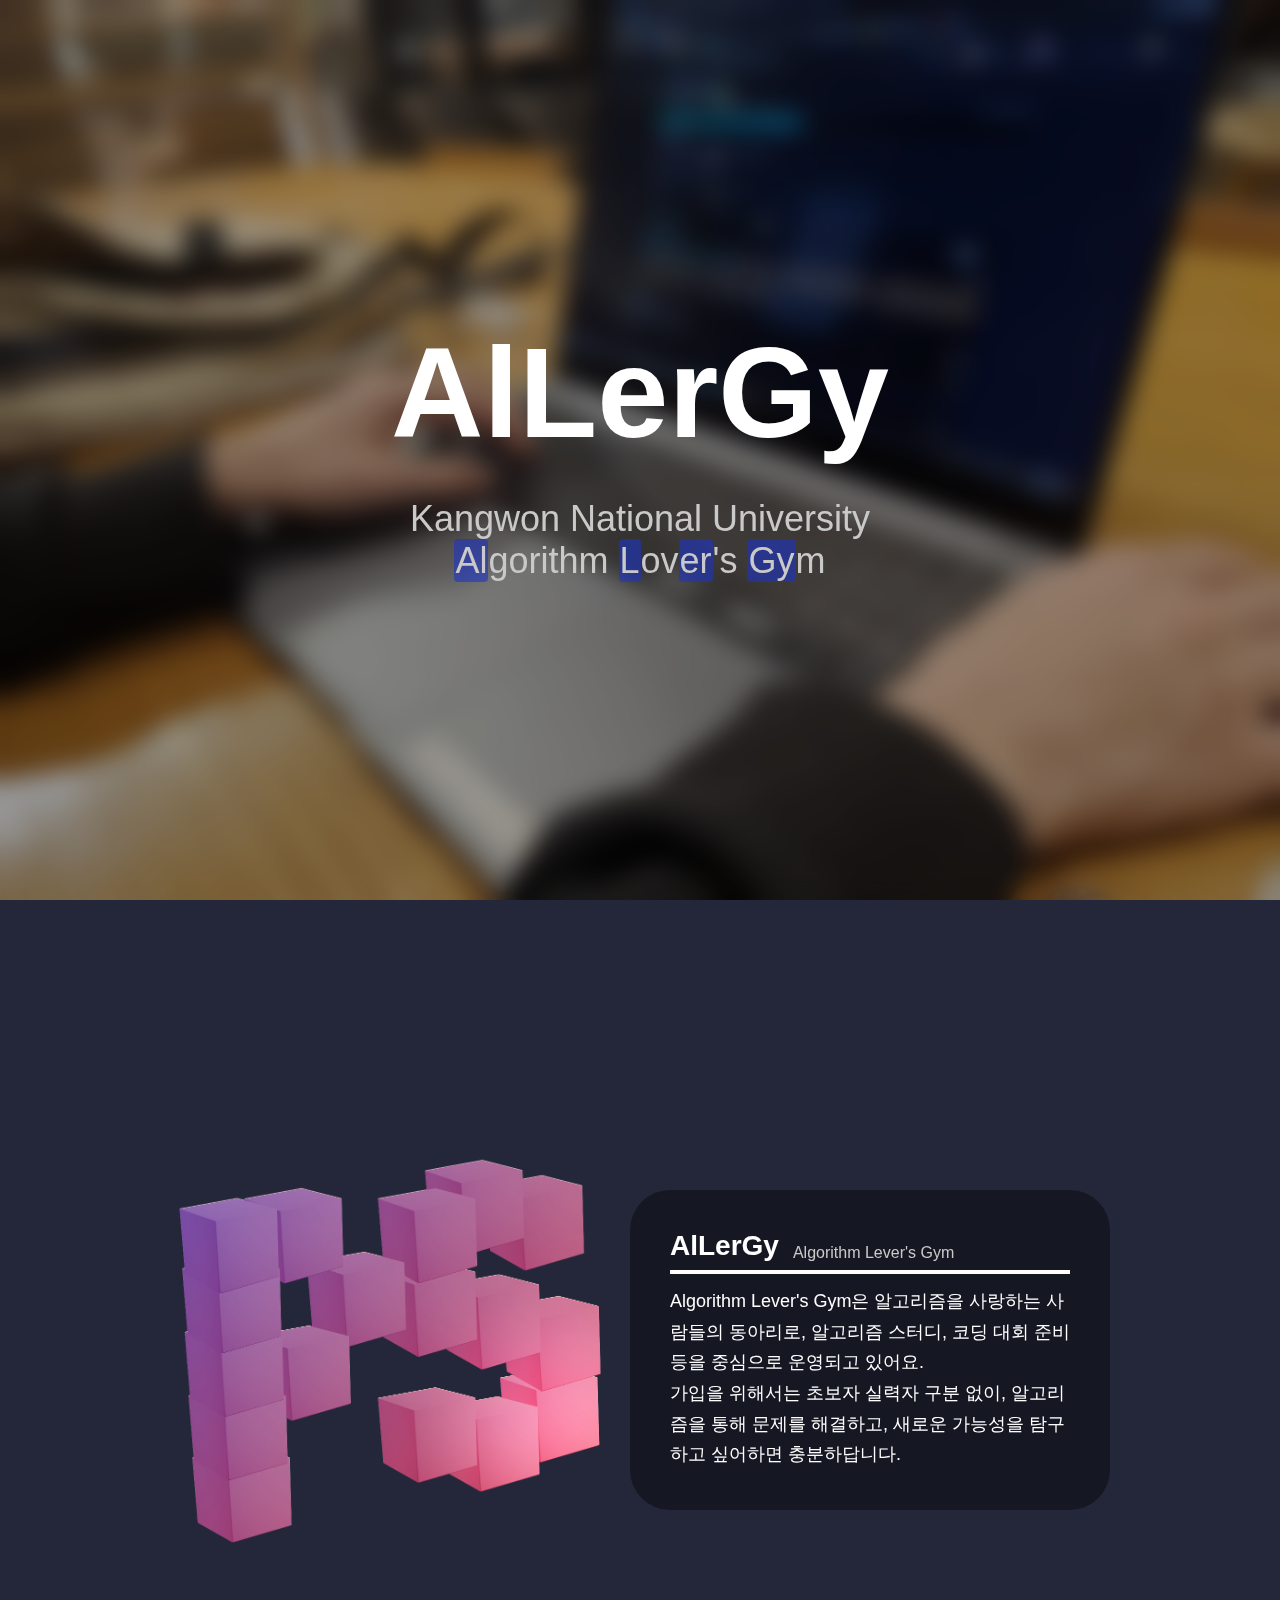
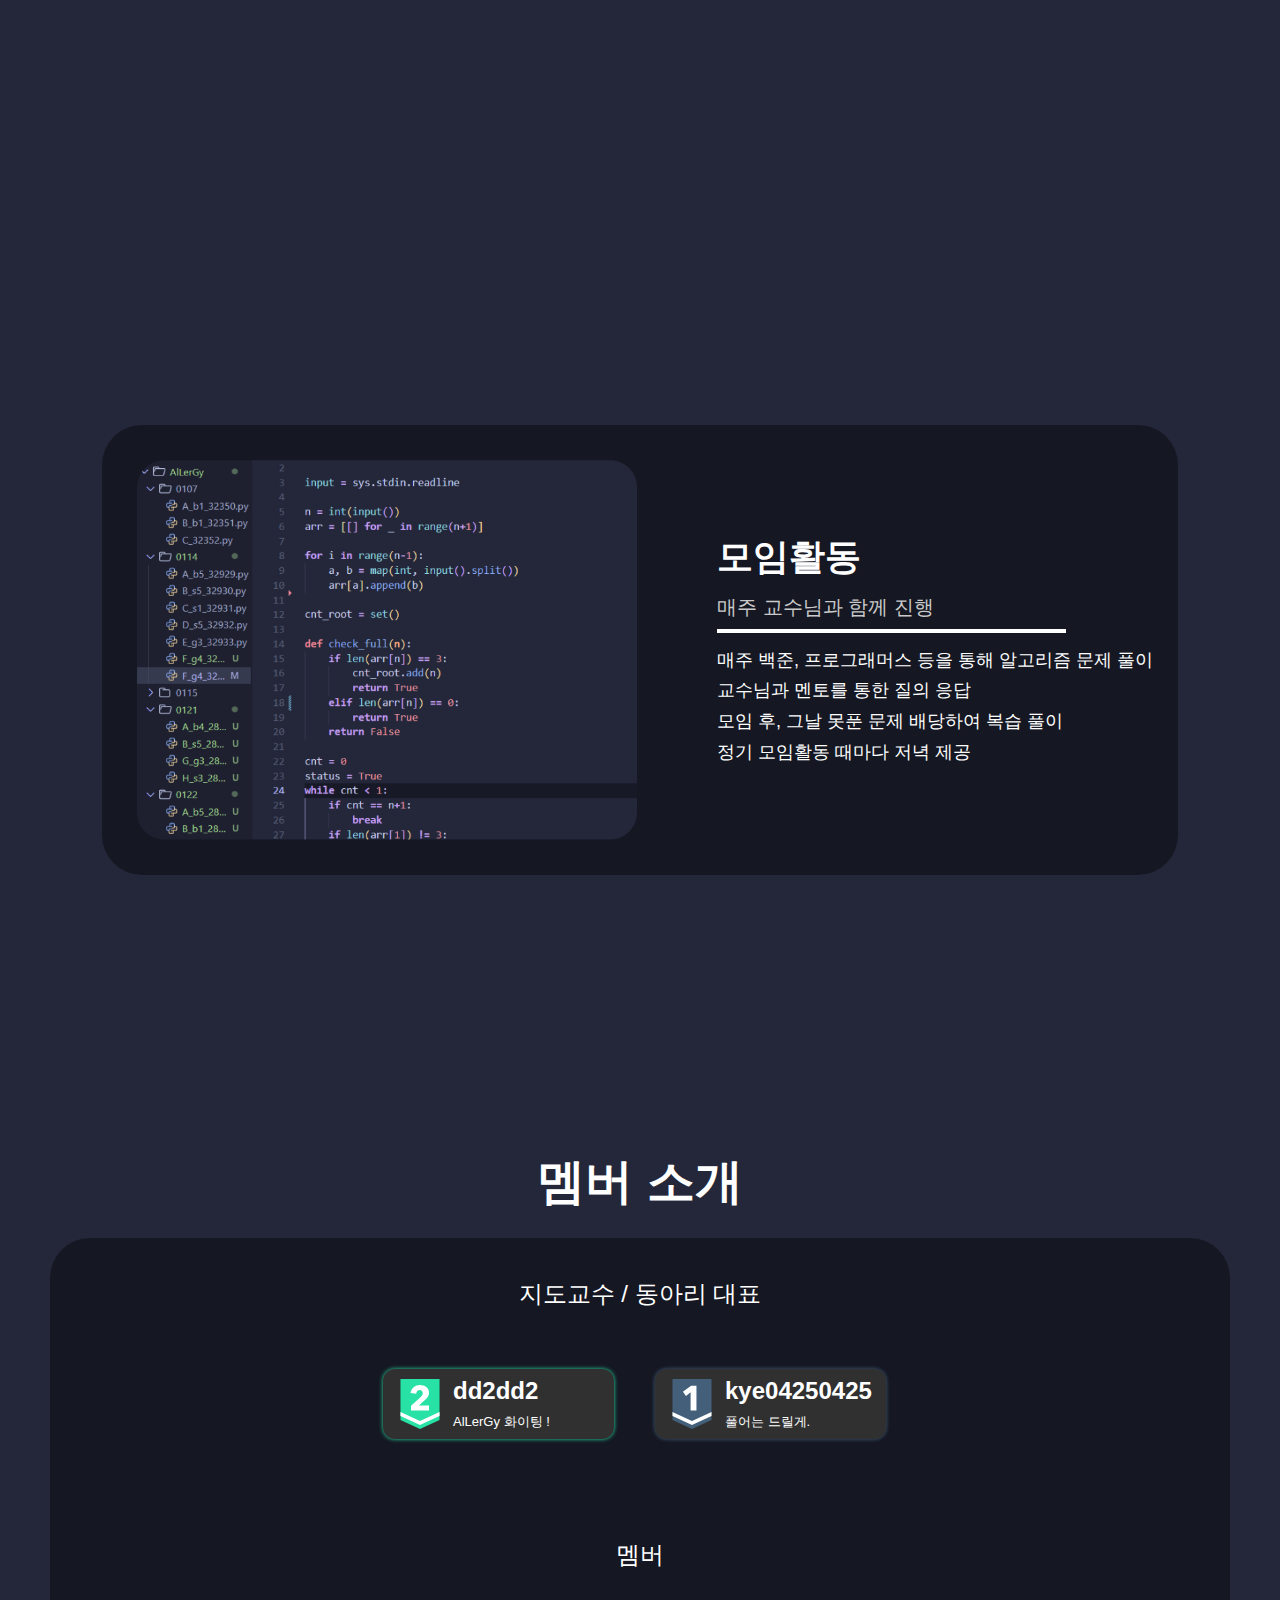
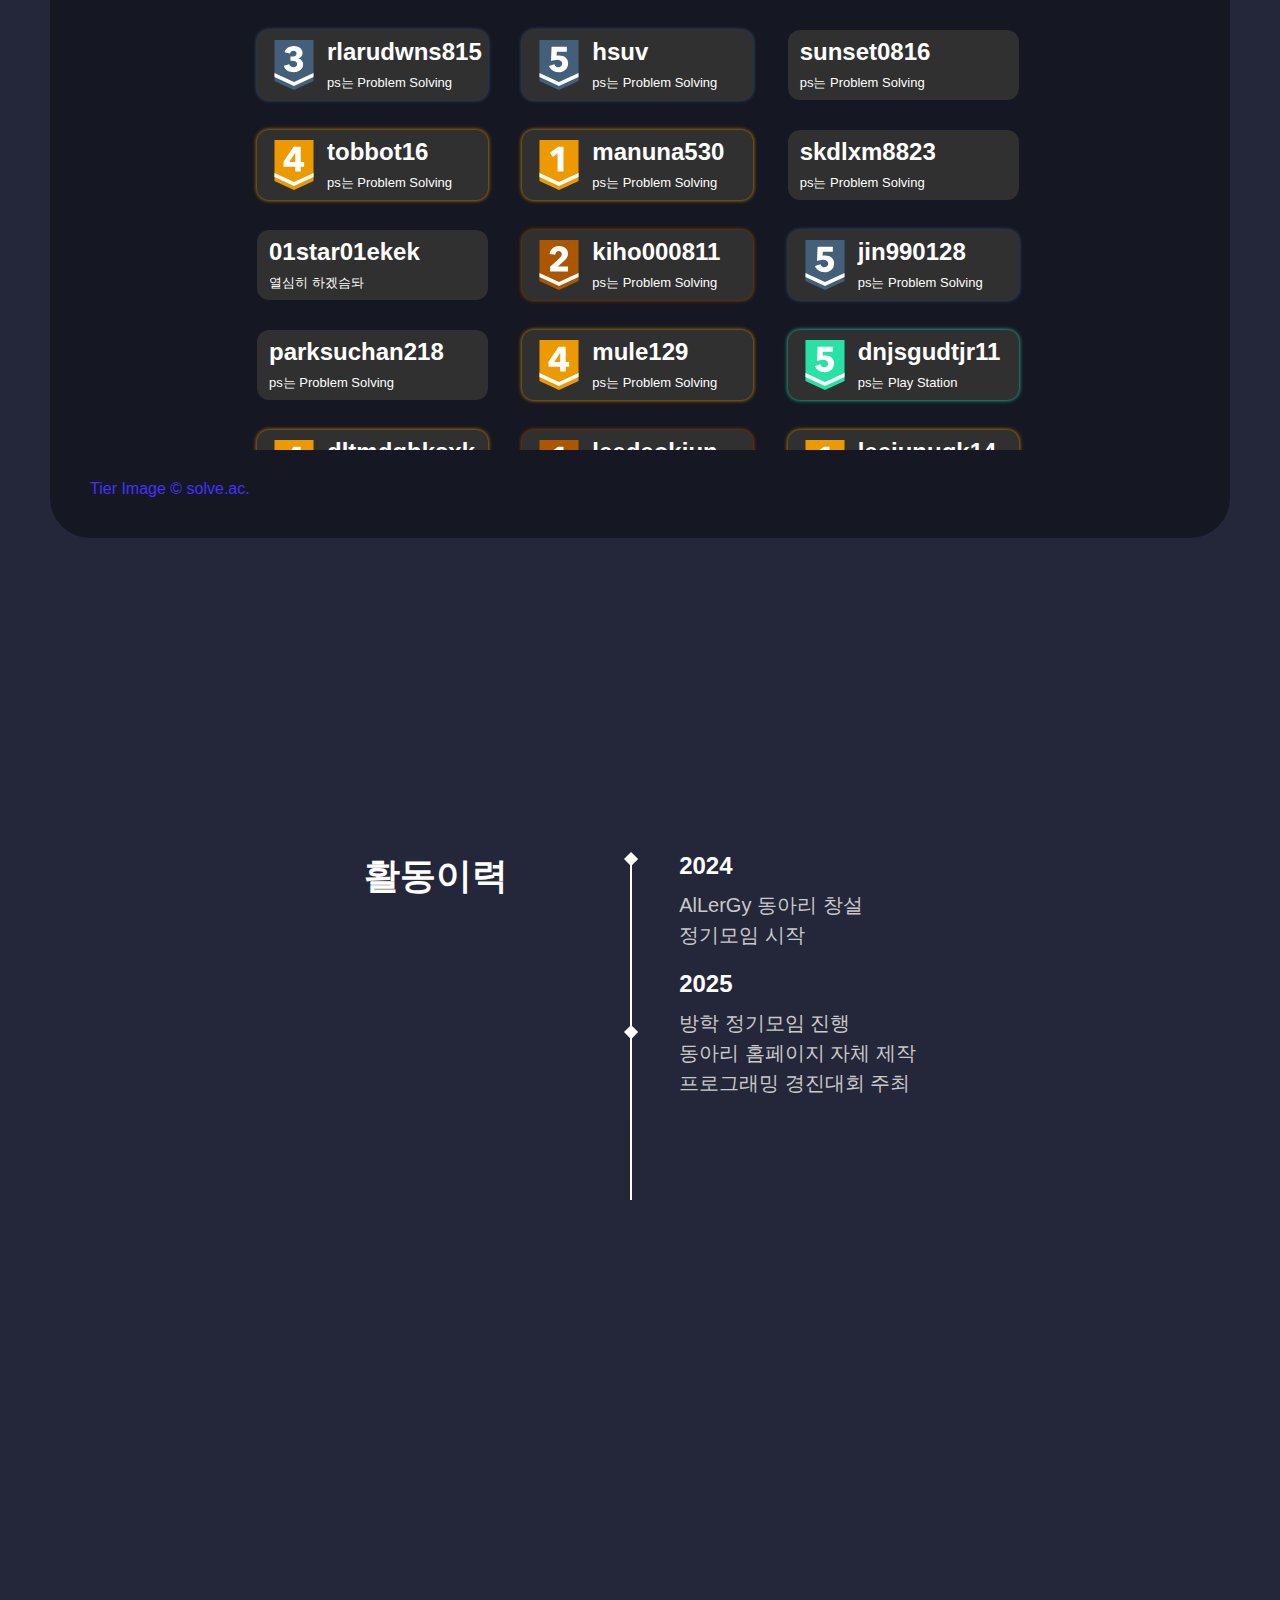
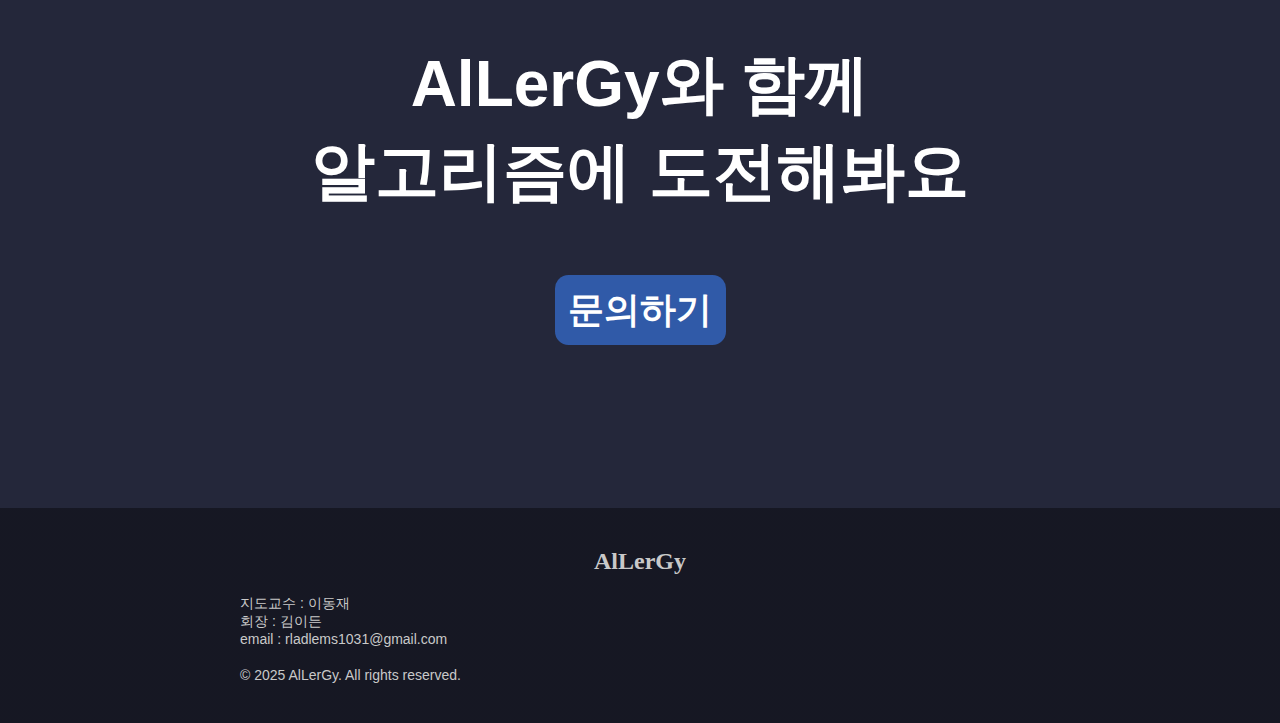
<file: index.html>
<!DOCTYPE html>
<html lang="en">
<head>
  <meta charset="UTF-8" />
  <meta name="viewport" content="width=device-width, initial-scale=1.0" />
  <title>AlLerGy Page</title>
  <link rel="icon" type="image/png" href="./img/logo/logo1x.png">
  <script>
document.addEventListener("DOMContentLoaded", function () {
    const csvData = `
rlarudwns815,s3,ps는 Problem Solving
hsuv,s5,ps는 Problem Solving
sunset0816,u,ps는 Problem Solving
tobbot16,g4,ps는 Problem Solving
manuna530,g1,ps는 Problem Solving
skdlxm8823,u,ps는 Problem Solving
01star01ekek,u,열심히 하겠슴돠
kiho000811,b2,ps는 Problem Solving
jin990128,s5,ps는 Problem Solving
parksuchan218,u,ps는 Problem Solving
mule129,g4,ps는 Problem Solving
dnjsgudtjr11,p5,ps는 Play Station
dltmdghksxk,g4,ps는 Problem Solving
leedeokjun,b1,ps는 Problem Solving
leejunugk14,g1,모두 행복하세요.
gylim7826,g3,화이팅
glue0440,g3,ps는 Pasta Salad
eclass,u,Pizza never lies.
eaken,g1,플래 찍는다
robot9862,g3,ps는 Problem Solving
castberry,p5,dinae.tistory.com
yoonh2454,s4,ps는 Problem Solving
wschoi789,s1,하루 1 잡초..
rudghl0102,s1,이정도 쯤이야 껌이지~~
obtsj,s1,think optimistic
dltmdghksxk,g4,ps는 Problem Solving
wlsrbwjd643,g4,gyutrange.github.io
shuding,s1,안녕하세요
k2akr7,g4,반갑습니다.
kgh398,s5,루비 푸는 날 까지
nk030538,u,ps는 Program Solving
`;

    // rank별 클래스 매핑
    const rankClassMap = {
        "p": "member-rank-p",
        "g": "member-rank-g",
        "s": "member-rank-s",
        "b": "member-rank-b",
        "d": "member-rank-d"
    };

    const container = document.querySelector(".auto-js");

    csvData.trim().split("\n").forEach(line => {
        const [solvedId, rank, text] = line.split(",").map(v => v.replace(/"""/g, "").trim());

        if (rank === "u") {
            const memberDiv = document.createElement("div");
            memberDiv.classList.add("members-container"); 

            const contextDiv = document.createElement("div");
            contextDiv.classList.add("members-container-context");

            const idDiv = document.createElement("div");
            idDiv.classList.add("members-container-context-id");
            idDiv.textContent = solvedId;

            const textDiv = document.createElement("div");
            textDiv.classList.add("members-container-context-text");
            textDiv.textContent = text;

            contextDiv.appendChild(idDiv);
            contextDiv.appendChild(textDiv);
            memberDiv.appendChild(contextDiv);

            container.appendChild(memberDiv);
            return; 
        }

        const rankKey = rank.replace(/[0-9]/g, ""); 
        const rankNumber = rank.replace(/[^0-9]/g, ""); 

        const rankClass = rankClassMap[rankKey] || "";

        const rankImage = `./img/rank/${rank}.svg`;

        const memberDiv = document.createElement("div");
        memberDiv.classList.add("members-container", rankClass);

        const img = document.createElement("img");
        img.src = rankImage;
        img.alt = `rank ${rank}`;
        memberDiv.appendChild(img);

        const contextDiv = document.createElement("div");
        contextDiv.classList.add("members-container-context");

        const idDiv = document.createElement("div");
        idDiv.classList.add("members-container-context-id");
        idDiv.textContent = solvedId;

        const textDiv = document.createElement("div");
        textDiv.classList.add("members-container-context-text");
        textDiv.textContent = text;

        contextDiv.appendChild(idDiv);
        contextDiv.appendChild(textDiv);
        memberDiv.appendChild(contextDiv);

        container.appendChild(memberDiv);
    });
});

  </script>
  <style>
    /* 전체 페이지 스크롤바 */
    ::-webkit-scrollbar {
      width: 6px; /* 세로 스크롤바 너비 */
      height: 6px; /* 가로 스크롤바 높이 */
    }

    /* 스크롤바 트랙 (배경) */
    ::-webkit-scrollbar-track {
      background: #222; /* 배경 색상 */
      border-radius: 3px;
    }

    /* 스크롤바 핸들 (움직이는 부분) */
    ::-webkit-scrollbar-thumb {
      background: #4631ff; /* 기본 색상 */
      border-radius: 3px;
    }

    /* 스크롤바 핸들에 호버 시 */
    ::-webkit-scrollbar-thumb:hover {
      background: #804eff; /* 호버 시 색상 */
}
    /* ==============================
       1) 기본 전체 스타일
       ============================== */
    html, body {
      margin: 0;
      padding: 0;
      width: 100%;
      min-height: 100%;
      scroll-behavior: smooth;
      font-family: Arial, sans-serif;
      background: #24273A;
      overflow-x: hidden; 
      /* cursor: url('./img/pointer-s.svg') 16 16, auto; */
    }

    /* section은 기본적으로 100vh로 세팅 */
    section {
      min-height: 100vh;
      display: flex;
      align-items: center;
      justify-content: center;
      position: relative;
    }

    /* ==============================
       2) 헤더 & 푸터, 공통 요소
       ============================== */
    header {
      display: flex;
      align-items: center;
      position: fixed;
      top: 0;
      width: 100%;
      background: rgba(24, 25, 38, 0.40);
      backdrop-filter: blur(6px);
      padding: 12px 80px;
      gap: 80px;
      z-index: 1000;
      transform: translateY(-100%);
      transition: transform 0.3s ease-in-out;
      flex-shrink: 0;
    }
    header.show {
      transform: translateY(0);
    }
    header a {
      text-decoration: none;
      color: #FFF;
      font-size: 1.2rem;
    }

    footer {
      display: flex;
      flex-direction: column;
      background: linear-gradient(rgba(0, 0, 0, 0.40), rgba(0, 0, 0, 0.40)), #24273A;
      text-align: center;
      padding: 40px;
      box-sizing: border-box;
      align-items: center;
      justify-content: center;
      flex-shrink: 0;
    }

    .footer-box {
      display: flex;
      flex-direction: column;
      gap: 20px;
      max-width: 800px;
      width: 100%;
    }
    .footer-box-info {
      color: #c9c9c9;
      font-family: Inter;
      font-size: 24px;
      font-weight: 600;
      /* display: none; */
    }
    .footer-box-context {
      color: #c9c9c9;
      font-family: "Inter-Medium", sans-serif;
      font-size: 14px;
      font-weight: 500;
      line-height: normal;
      text-align: left;
      width: 100%;
    }

    .social-icons {
      position: fixed;
      bottom: 20px;
      right: 20px;
      display: flex;
      flex-direction: column;
      gap: 1rem;
    }
    .social-icons a {
      color: #333;
      font-size: 2rem;
      text-decoration: none;
    }

    .header-allergy {
      color: #ffffff;
      text-align: left;
      font-family: "Inter-Bold", sans-serif;
      font-size: 24px;
      font-weight: 700;
      position: relative;
    }
    .header-g {
      display: flex;
      align-items: center;
      gap: 40px;
    }
    .header-g a {
      color: #FFF;
      font-family: Inter;
      font-size: 16px;
      font-weight: 400;
    }
    .header-allergy-mom {
      display: flex;
      flex-direction: row;
      gap: 80px;
      align-items: center;
      justify-content: flex-start;
      flex-shrink: 0;
      position: relative;
    }

    /* ==============================
       3) Hero 섹션 (#hero)
       ============================== */
    #hero {
      width: 100%;
      background: url("./img/a.png") no-repeat center center / cover;
      color: white;
      font-size: 5rem;
      text-align: center;
      z-index: 1;
      position: relative;
    }
    #hero::before {
      content: "";
      position: absolute;
      top: 0; left: 0;
      width: 100%; height: 100%;
      background: rgba(0, 0, 0, 0.40);
      backdrop-filter: blur(12px);
      z-index: -1;
    }

    .hero-div {
      max-width: 800px;
      width: 90%;
      margin: 0 auto;
      display: flex;
      flex-direction: column;
      gap: 32px;
      align-items: center;
      justify-content: center;
      text-align: center;
      padding: 40px 0;
    }
    .hero-div-div1 {
      color: #ffffff;
      font-family: "Inter-ExtraBold", sans-serif;
      font-size: 128px;
      font-weight: 800;
    }
    .hero-div-div2 {
      color: #c9c9c9;
      font-family: "Inter-Medium", sans-serif;
      font-size: 36px;
      font-weight: 500;
      text-align: center;
    }
    .hero-blue {
      display: inline;
      background: rgba(29, 51, 195, 0.6);
      border-radius: 4px;
      padding: 1px;
    }

    /* ==============================
       4) allergy 섹션 (#allergy)
       ============================== */
       @keyframes float {
            0%, 100% {
                transform: translateY(0);
            }
            50% {
                transform: translateY(-20px);
            }
        }
    .ps-img{
      max-width:440px;
      height:auto;
      animation: float 3s ease-in-out infinite;
    }
    .ps-front-img{
      max-width:470px;
      z-index: 9;
      position: absolute;
      /* top: 30%; */
      /* transform: translate(-50%, -50%); */
    }
    .allergy-box {
      display: flex;
      flex-direction: row;
      align-items: center;
      justify-content: center;
      gap: 20px;
      max-width: 1100px;
      width: 90%;
      margin: 0 auto;
      flex-wrap: wrap; /* 래핑 */
      padding: 40px 0;
      
    }
    .allergy-box-image-box{
      /* background-image: url("./img/ps/mouseandstart.png"); */
      /* animation: float 3s ease-in-out infinite; */
      /* background-image: url("./img/logo/logo2x.png"); */
      background-size: cover; /* div 크기에 맞춤 */
      background-repeat: no-repeat;
      background-position: center;
    }
    .allergy-box-text {
      background: rgba(0, 0, 0, 0.4);
      border-radius: 40px;
      padding: 40px;
      display: flex;
      flex-direction: column;
      gap: 12px;
      align-items: flex-start;
      justify-content: flex-start;
      max-width: 400px;
      width: 100%;
      backdrop-filter: blur(1.87px);
    }
    .allergy-box-title {
      display: flex;
      flex-direction: row;
      gap: 14px;
      align-items: flex-end;
      justify-content: center;
      flex-shrink: 0;
    }
    .allergy-box-title1 {
      color: #ffffff;
      font-family: "Inter-Bold", sans-serif;
      font-size: 28px;
      font-weight: 700;
      position: relative;
    }
    .allergy-box-title2 {
      color: #c9c9c9;
      font-family: "Inter-Medium", sans-serif;
      font-size: 16px;
      font-weight: 500;
    }
    .allergy-box-line {
      margin-top: -4px;
      border-style: solid;
      border-color: #ffffff;
      border-width: 4px 0 0 0;
      flex-shrink: 0;
      width: 100%;
      height: 0px;
      position: relative;
    }
    .allergy-box-context {
      color: #ffffff;
      font-family: "Inter-Regular", sans-serif;
      font-size: 18px;
      line-height: 170%;
      font-weight: 400;
      position: relative;
      align-self: stretch;
    }

    /* ==============================
       5) activity 섹션 (#activity)
       ============================== */
    .activity-box {
      background: rgba(0, 0, 0, 0.4);
      border-radius: 40px;
      display: flex;
      flex-direction: row;
      gap: 60px;
      align-items: center;
      justify-content: center;  
      max-width: 1100px;
      /* width: 90%; */
      margin: 0 auto;
      padding: 15px 25px 15px 15px;

      flex-wrap: wrap;
    }
    .activity-box-image {
      padding: 20px;
      display: flex;
      flex-direction: column;
      gap: 10px;
      align-items: flex-start;
      justify-content: flex-start;
      flex-shrink: 0;
      max-width: 500px;
      width: 100%;
    }
    .activity-box-txt-box {
      display: flex;
      flex-direction: column;
      gap: 12px;
      align-items: flex-start;
      justify-content: flex-start;
      position: relative;
      min-width: 250px;
      max-width: 500px;
      /* width: 100%; */
    }
    .activity-box-title {
      display: flex;
      flex-direction: column;
      gap: 12px;
      align-items: flex-start;
      justify-content: flex-start;
      flex-shrink: 0;
    }
    .activity-box-title1 {
      color: #ffffff;
      font-family: "Inter-Bold", sans-serif;
      font-size: 36px;
      font-weight: 700;
      position: relative;
    }
    .activity-box-title2 {
      color: #c9c9c9;
      font-family: "Inter-Medium", sans-serif;
      font-size: 20px;
      font-weight: 500;
    }
    .activity-box-line {
      margin-top: -4px;
      border-style: solid;
      border-color: #ffffff;
      border-width: 4px 0 0 0;
      flex-shrink: 0;
      width: 80%;
      height: 0px;
      position: relative;
    }
    .activity-box-context {
      color: #ffffff;
      font-family: "Inter-Regular", sans-serif;
      font-size: 18px;
      line-height: 170%;
      font-weight: 400;
      position: relative;
    }

    /* ==============================
       6) members 섹션 (#members)
       ============================== */
    .copy-right-soled{
      width: 100%;
      text-align: left;
      color: #4631ff;
      margin-top: 30px;
    }
    .members-box {
      padding: 40px;
      display: flex;
      flex-direction: column;
      gap: 14px;
      align-items: center;
      justify-content: center;
      margin: 0 auto;
      max-width: 1100px;
      width: 90%;
    }
    .members-box-title {
      color: #ffffff;
      font-size: 48px;
      font-family: "Inter-ExtraBold", sans-serif;
      font-weight: 800;
      position: relative;
      align-self: stretch;
      text-align: center;
      padding: 10px;
    }
    .members-box-context {
      background: rgba(0, 0, 0, 0.4);
      border-radius: 40px;
      padding: 40px;
      display: flex;
      flex-direction: column;
      /* gap: 80px; */
      align-items: center;
      justify-content: flex-start;
      flex-shrink: 0;
      position: relative;
      width: 100%;
      overflow-y: auto;
      max-height: 900px;
    }
    .members-box-context-div {
      display: flex;
      flex-direction: column;
      gap: 39px;
      align-items: center;
      justify-content: flex-start;
      flex-shrink: 0;
      position: relative;
    }
    .members-box-context-title {
      color: #ffffff;
      font-size: 24px;
      font-family: "Inter-Bold", sans-serif;
    }
    .members-box-context-member-containers {
      display: grid;
      gap: 30px;
      padding: 20px;
      max-width: 800px;
      width: 100%;
      grid-template-columns: repeat(auto-fit, minmax(180px, 1fr));
      max-height: 400px;
      overflow: auto;
    }
    .members-container {
      background: #303030;
      border-radius: 12px;
      padding: 8px 12px;
      display: flex;
      flex-direction: row;
      gap: 8px;
      align-items: center;
      justify-content: flex-start;
      flex-shrink: 0;
      width: 100%;
      max-width: 207px;
      position: relative;
    }
    
    .member-rank-b { /* 브론즈 */
  box-shadow: 0px 0px 4px 0px rgba(173, 86, 0, 1); /* #ad5600 */
}

.member-rank-s { /* 실버 */
  box-shadow: 0px 0px 4px 0px rgba(67, 95, 122, 1); /* #435f7a */
}

.member-rank-g { /* 골드 */
  box-shadow: 0px 0px 4px 0px rgba(236, 154, 0, 1); /* #ec9a00 */
}

.member-rank-p { /* 플래티넘 */
  box-shadow: 0px 0px 4px 0px rgba(39, 226, 164, 1); /* #27e2a4 */
}

.member-rank-d { /* 다이아몬드 */
  box-shadow: 0px 0px 4px 0px rgba(0, 180, 252, 1); /* #00b4fc */
}

    .members-container img {
      width: 50px;
      height: 50px;
      /* border-radius: 20%;S */
    }
    .members-container-context {
      display: flex;
      flex-direction: column;
      gap: 8px;
      align-items: flex-start;
      justify-content: flex-start;
      flex-shrink: 0;
      width: 125px;
      position: relative;
      width: 140px;
    }
    .members-container-context-id {
      color: #ffffff;
      font-family: "Inter-Bold", sans-serif;
      font-size: 24px;
      font-weight: 700;
      position: relative;
      align-self: stretch;
    }
    .members-container-context-text {
      color: #ffffff;
      font-family: "Inter-Light", sans-serif;
      font-size: 13px;
      font-weight: 300;
      position: relative;
      align-self: stretch;
    }

    /* ==============================
       7) history 섹션 (#history)
       ============================== */
    .history-box {
      display: flex;
      flex-direction: row;
      gap: 60px;
      align-items: flex-start;
      justify-content: flex-start;
      margin: 0 auto;
      max-width: 1100px;
      padding: 40px;
      flex-wrap: wrap;
    }
    .history-box-left {
      color: #ffffff;
      font-family: "Inter-Bold", sans-serif;
      font-size: 36px;
      font-weight: 700;
      min-width: 200px;
    }
    .history-box-right {
      display: flex;
      flex-shrink: 0;
      max-width: 612px;
      position: relative;
      gap: 20px;
    }
    .history-box-right-line {
      position: relative;
      margin-left: 0;
    }
    .history-box-right-text {
      display: flex;
      flex-direction: column;
      gap: 20px;
      margin-left: 20px;
    }
    .history-box-right-text-box {
      display: flex;
      flex-direction: column;
      gap: 10px;
    }
    .history-box-right-text-box-title {
      color: #ffffff;
      font-family: "Inter-Bold", sans-serif;
      font-size: 24px;
      font-weight: 700;
    }
    .history-box-right-text-box-text {
      color: #c9c9c9;
      font-family: "Inter-Regular", sans-serif;
      font-size: 20px;
      line-height: 1.5;
    }
    /* ==============================
       8) contact 섹션 (#contact)
       ============================== */
    #contact {
      min-height: 70vh;
    }
    .contact-box {
      display: flex;
      flex-direction: column;
      gap: 60px;
      align-items: center;
      justify-content: center;
      margin: 0 auto;
      max-width: 1100px;
      width: 90%;
      padding: 40px 0;
    }
    .contact-text {
      color: #ffffff;
      text-align: center;
      font-family: "Inter-ExtraBold", sans-serif;
      font-size: 64px;
      font-weight: 800;
      position: relative;
    }
    .contact-btn {
      background: #305aa8;
      border-radius: 13.5px;
      padding: 10.12px 13.5px;
      display: flex;
      flex-direction: row;
      gap: 8.44px;
      align-items: center;
      justify-content: center;
      flex-shrink: 0;
      position: relative;
      color: #ffffff;
      font-family: "Inter-ExtraBold", sans-serif;
      font-size: 36px;
      font-weight: 800;
      cursor: pointer;
    }

    /* ==============================
       9) 반응형 미디어 쿼리:
         - PC (min-width ~1200px)
         - 노트북 (992px ~ 1199px)
         - 태블릿 (768px ~ 991px)
         - 작은 태블릿/폰 (576px ~ 767px)
         - 휴대폰 (max-width: 575px)
       단, 여기선 max-width 기준만 사용.
       ============================== */

    /* 데스크톱(가로 ~1199px) 이하 */
    @media (max-width: 1199px) {
      .hero-div-div1 {
        font-size: 100px;
      }
    }

    /* 노트북(가로 ~992px) 이하 */
    @media (max-width: 992px) {
      .hero-div-div1 {
        font-size: 80px;
      }
      .activity-box-title1 {
        font-size: 32px;
      }
      .members-box-title {
        font-size: 40px;
      }
    }

    /* 태블릿(가로 ~768px) 이하 */
    @media (max-width: 768px) {
      .hero-div-div1 {
        font-size: 64px;
      }
      .hero-div-div2 {
        font-size: 28px;
      }
      .contact-text {
        font-size: 36px;
      }
      .activity-box {
        gap: 30px;
      }
      .activity-box-title1 {
        font-size: 28px;
      }
      .activity-box-context {
        font-size: 20px;
      }
      .members-box-title {
        font-size: 36px;
      }
      .members-box {
        padding: 20px;
      }
      header{
        display: none;
      }
      .members-box-context-member-containers {
        grid-template-columns: 1fr 1fr;
      } 
    }

    /* 작은 태블릿/폰 (가로 ~576px) 이하 */
    @media (max-width: 576px) {
      .hero-div-div1 {
        font-size: 48px;
      }
      .hero-div-div2 {
        font-size: 20px;
      }
      .footer-box {
        padding: 0 10px;
      }
      .allergy-box-text {
        padding: 20px;
      }
      .activity-box {
        padding: 10px;
      }
      .members-box {
        padding: 20px 0;
      }
      .allergy-box-context{
        font-size: 16px;
      }
      .activity-box-context{  
        font-size: 16px;
      }
      .ps-img{
        max-width:300px;
      }
    }

    /* 휴대폰(가로 ~480px) 이하 */
    @media (max-width: 480px) {
      .hero-div-div1 {
        font-size: 40px;
      }
      .hero-div-div2 {
        font-size: 18px;
      }
      .activity-box-title1 {
        font-size: 24px;
      }
      .contact-text {
        font-size: 28px;
      }
      .contact-btn {
        font-size: 20px;
      }
      .footer-box-info {
        font-size: 20px;
      }
      .ps-img{
        max-width:250px;
      }
      .members-box-context-member-containers {
        grid-template-columns: 1fr;
      } 
    }

  </style>
  <script>
    window.addEventListener('scroll', function() {
      const header = document.querySelector('header');
      if(window.scrollY > window.innerHeight - 50) {
        header.classList.add('show');
      } else {
        header.classList.remove('show');
      }
    });
  </script>
</head>
<body>
  <!-- Hero Section -->
  <section id="hero">
    <div class="hero-div">
      <div class="hero-div-div1">
        AlLerGy
      </div>
      <div class="hero-div-div2">
        Kangwon National University<br>
        <div class="hero-blue">Al</div>gorithm <div class="hero-blue">L</div>ov<div class="hero-blue">er</div>'s <div class="hero-blue">Gy</div>m
      </div>
    </div>
  </section>

  <!-- Header -->
  <header class="header1">
    <div class="header-allergy-mom">
      <a href="#allergy" class="header-allergy">AlLerGy</a>
    </div>
    <div class="header-g">
      <a href="#activity">모임활동</a>
      <a href="#members">동아리부원</a>
      <a href="#history">활동이력</a>
      <a href="#contact">문의</a>
    </div>
  </header>

  <!-- allergy Section -->
  <section id="allergy" class="page-section">
    <div class="allergy-box">
      <div class="allergy-box-image-box">
        
        <!-- <img src="./img/ps/rigth-bottom-mouse.png" alt="lo image" class="ps-front-img"> -->
        <!-- <img src="./img/ps/mouseandstart.png" alt="lo image" class="ps-front-img"> -->
        <img src="./img/logo/logo2x.png" alt="lo image" class="ps-img">
        <!-- <img src="./img/ps/mouseandstart.png" alt="lo image" class="ps-img"> -->
         <!-- <div class="allergy-box-front-image">

         </div> -->
      </div>
      <div class="allergy-box-text">
        <div class="allergy-box-title">
          <div class="allergy-box-title1">AlLerGy</div>
          <div class="allergy-box-title2">Algorithm Lever's Gym</div>
        </div>
        <div class="allergy-box-line"></div>
        <div class="allergy-box-context">
          Algorithm Lever's Gym은 알고리즘을 사랑하는 사람들의 동아리로,
          알고리즘 스터디, 코딩 대회 준비 등을 중심으로 운영되고 있어요.<br>
          가입을 위해서는 초보자 실력자 구분 없이, 알고리즘을 통해 문제를 해결하고,
          새로운 가능성을 탐구하고 싶어하면 충분하답니다.
        </div>
      </div>
    </div>
  </section>

  <!-- activity Section -->
  <section id="activity" class="page-section">
    <div class="activity-box">
      <div class="activity-box-image">
        <img src="./img/image-20.png" alt="algorithm" style="width: 100%; border-radius: 8px;">
      </div>
      <div class="activity-box-txt-box">
        <div class="activity-box-title">
          <div class="activity-box-title1">모임활동</div>
          <div class="activity-box-title2">매주 교수님과 함께 진행</div>
        </div>
        <div class="activity-box-line"></div>
        <div class="activity-box-context">
          매주 백준, 프로그래머스 등을 통해 알고리즘 문제 풀이<br>
          교수님과 멘토를 통한 질의 응답<br>
          모임 후, 그날 못푼 문제 배당하여 복습 풀이<br>
          정기 모임활동 때마다 저녁 제공
        </div>
      </div>
    </div>
  </section>

  <!-- members Section -->
  <section id="members" class="page-section">
    <div class="members-box">
      <div class="members-box-title">
        멤버 소개
      </div>
      
      <div class="members-box-context">
        <div class="members-box-context-div">
          <div class="members-box-context-title">지도교수 / 동아리 대표</div>
          <div class="members-box-context-member-containers">
            <div class="members-container member-rank-p">
              <img src="./img/rank/p2.svg" alt="rank p2">
              <div class="members-container-context ">
                <div class="members-container-context-id">dd2dd2</div>
                <div class="members-container-context-text">AlLerGy 화이팅 !</div>
              </div>
            </div>
            <div class="members-container member-rank-s">
              <img src="./img/rank/s1.svg" alt="rank s1">
              <div class="members-container-context">
                <div class="members-container-context-id">kye04250425</div>
                <div class="members-container-context-text">풀어는 드릴게.</div>
              </div>
            </div>
          </div>
        </div>
        <div class="members-box-context-div">
          <div class="members-box-context-title" style="margin-top: 80px;">멤버</div>
            <div class="members-box-context-member-containers auto-js">
              
            </div>
        </div>
        <div class="copy-right-soled">
          Tier Image © solve.ac.
        </div>
      </div>
      
    </div>
    
  </section>

  <!-- history Section -->
  <section id="history" class="page-section">
    <div class="history-box">
      <div class="history-box-left">활동이력</div>
      <div class="history-box-right">
        <div class="history-box-right-line">
          <img src="./img/history.svg" alt="history line" style="max-width:100px; height:auto;">
        </div>
        <div class="history-box-right-text">
          <div class="history-box-right-text-box">
            <div class="history-box-right-text-box-title">2024</div>
            <div class="history-box-right-text-box-text">
              <div>AlLerGy 동아리 창설</div>
              <div>정기모임 시작</div>
            </div>
          </div>
          <div class="history-box-right-text-box">
            <div class="history-box-right-text-box-title">2025</div>
            <div class="history-box-right-text-box-text">
              <div>방학 정기모임 진행</div>
              <div>동아리 홈페이지 자체 제작</div>
              <div>프로그래밍 경진대회 주최</div>
            </div>
          </div>
        </div>
      </div>
    </div>
  </section>

  <!-- contact Section -->
  <section id="contact" class="page-section" style="min-height: 70vh;">
    <div class="contact-box">
      <div class="contact-text">
        AlLerGy와 함께<br>알고리즘에 도전해봐요
      </div>
      <a style="text-decoration: none;" href="mailto:rladlems1031@gmail.com">
        <div class="contact-btn">
          문의하기
        </div>
      </a>
      
    </div>
  </section>

  <!-- SNS 아이콘 (고정) -->
  <div class="social-icons">
    <a href="https://github.com/AlLerGy-KNU">
      <img class="frame11" src="./img/frame10.svg" alt="github">
    </a>
    <!-- <a href="">
      <img class="frame12" src="./img/frame11.svg" alt="another link">
    </a> -->
    <a href="mailto:rladlems1031@gmail.com">
      <img class="message-alt-fill6" src="./img/message-alt-fill5.svg" alt="email link">
    </a>
  </div>

  <!-- Footer -->
  <footer>
    <div class="footer-box">
      <div class="footer-box-info">
        AlLerGy
      </div>
      <div class="footer-box-context">
        지도교수 : 이동재<br>
        회장 : 김이든<br>
        email : rladlems1031@gmail.com
      </div>
      <div class="footer-box-context">
        © 2025 AlLerGy. All rights reserved.
      </div>
    </div>
  </footer>

  <script>
    // 스크롤 시 헤더 보이기
    window.addEventListener('scroll', function() {
      const header = document.querySelector('header');
      if(window.scrollY > window.innerHeight - 50) {
        header.classList.add('show');
      } else {
        header.classList.remove('show');
      }
    });
  </script>
</body>
</html>
</file>
